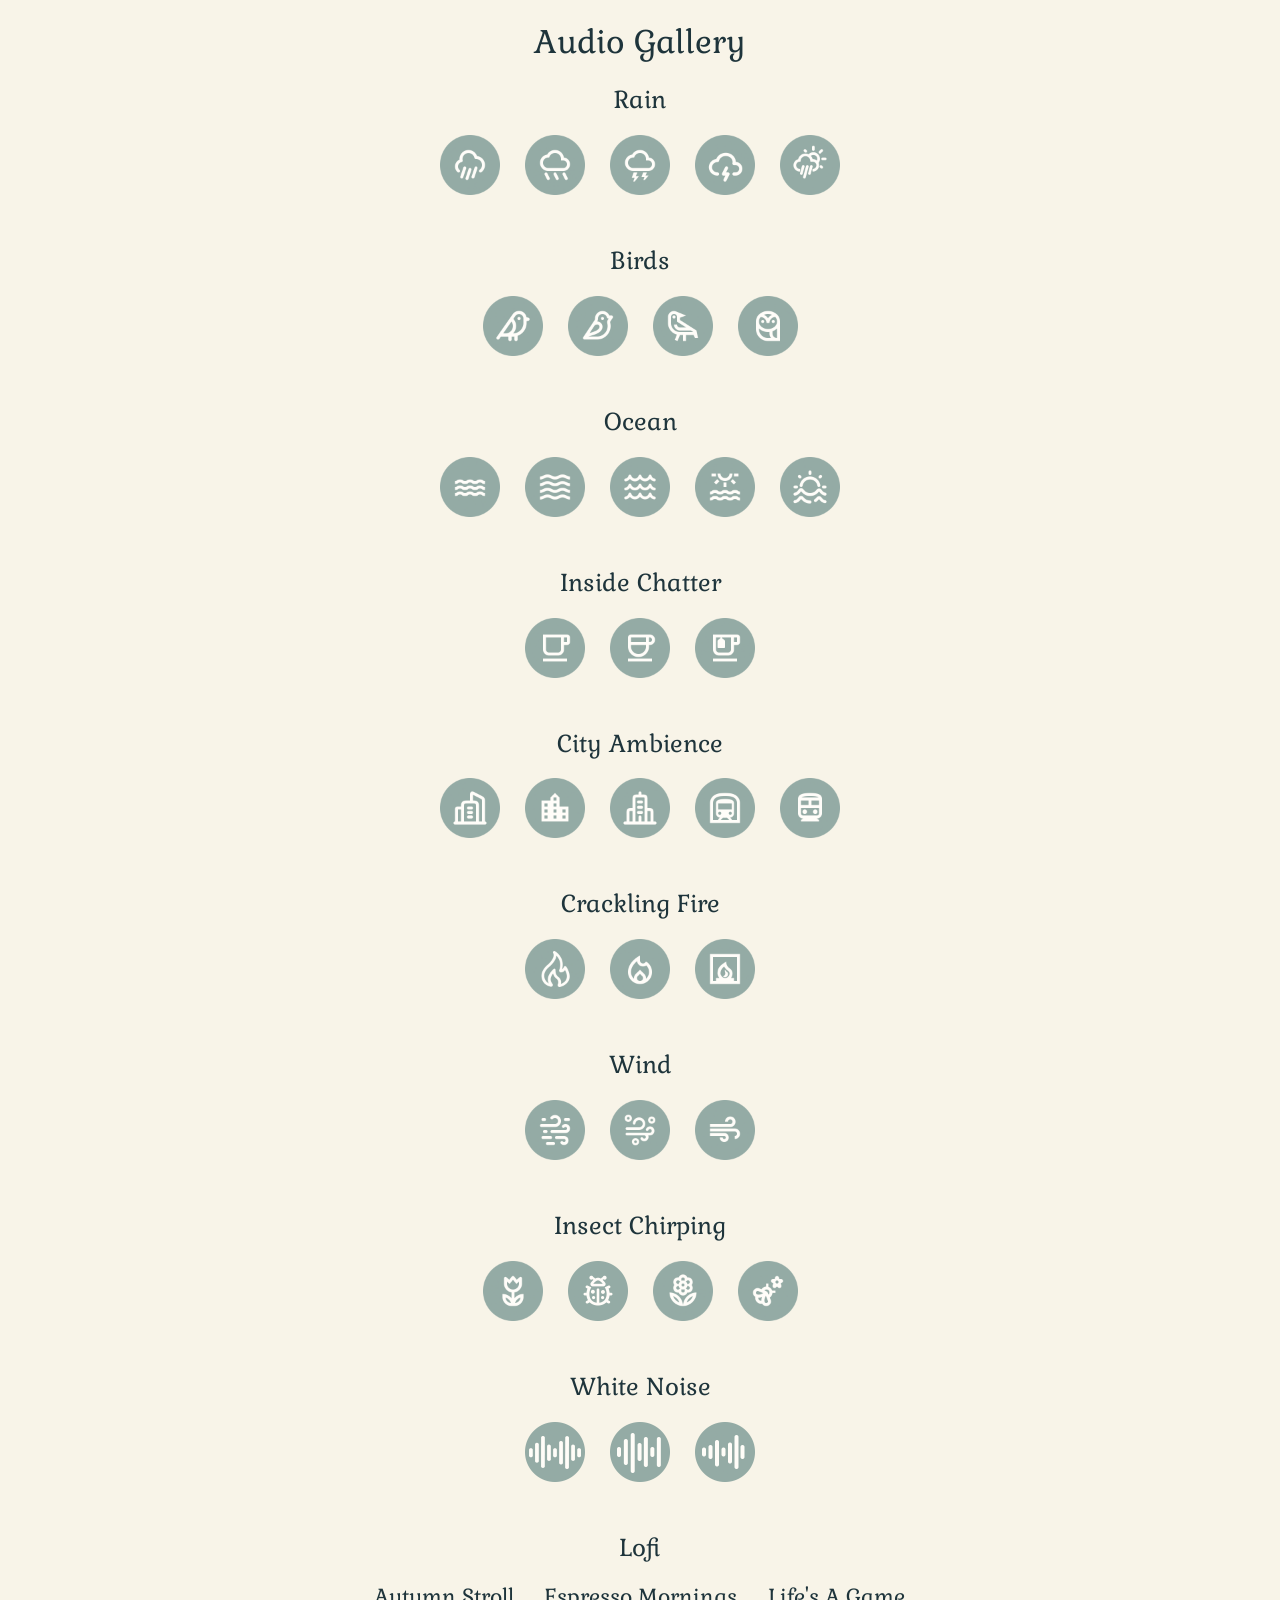
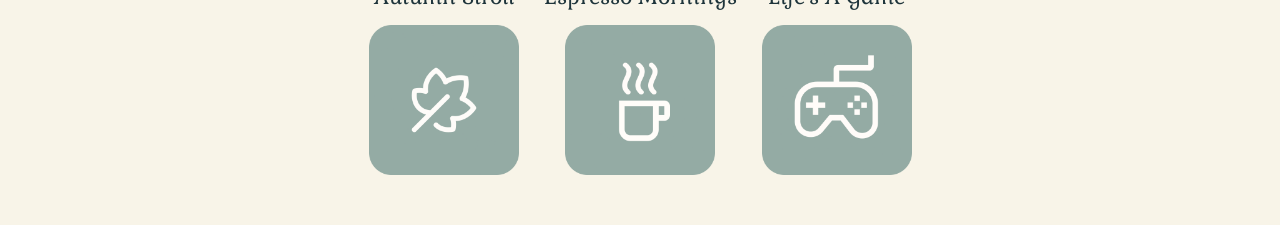
<file: index.html>
<!DOCTYPE html>
<html lang="en">
<head>
<meta charset="UTF-8">
<meta name="viewport" content="width=device-width, initial-scale=1.0">
<title>Audio Gallery</title>

  <link rel="preconnect" href="https://fonts.googleapis.com">
  <link rel="preconnect" href="https://fonts.gstatic.com" crossorigin>
  <link href="https://fonts.googleapis.com/css2?family=Gabriela&display=swap" rel="stylesheet">

<style>
body {
  font-family: 'Gabriela', serif; /* main font */

  color: #1E343B;
  background-color: #f8f4e8;
  text-align: center;
  margin: 0;
  padding: 0;
}

h1, h2 {
  font-family: 'Gabriela', serif;
  font-weight: 500;
  color: #1E343B;
}

.sound-section {
  display: flex;
  justify-content: center;
  flex-wrap: wrap;
  gap: 25px;
  max-width: 900px;
  margin: 0 auto 50px auto;
}

.sound {
  display: flex;
  flex-direction: column;
  align-items: center;
  gap: 10px;
}

.sound img {
  width: 60px;
  height: 60px;
  object-fit: contain;
  cursor: pointer;
}

.lofi img {
  width: 150px;  /* ~2.5x normal */
  height: 150px;
}

.sound-title {
  font-size: 16pt;
  margin-bottom: 5px;
}


input[type="range"] {
  width: 60px;
  height: 10px;
  -webkit-appearance: none;
  -moz-appearance: none;
  appearance: none;
  border-radius: 5px;
  background: linear-gradient(to right, #555 50%, #ccc 50%);
  cursor: pointer;
  outline: none;
  display: none; 
}
input[type="range"]::-webkit-slider-thumb {
  -webkit-appearance: none;
  width: 14px;
  height: 14px;
  border-radius: 50%;
  background: #222;
  cursor: pointer;
}
input[type="range"]::-moz-range-thumb {
  width: 14px;
  height: 14px;
  border-radius: 50%;
  background: #222;
  cursor: pointer;
}
</style>
</head>
<body>

<h1>Audio Gallery</h1>

<!-- RAIN -->
<h2>Rain</h2>
<div class="sound-section">
  <div class="sound"><img src="images/cloud1off.png" data-active="images/cloud1on.png" alt="Rain 1" onclick="toggleSound(this,'rain_1.wav')"><input type="range" min="0" max="100" value="50" oninput="updateSlider(this)"></div>
  <div class="sound"><img src="images/cloud2off.png" data-active="images/cloud2on.png" alt="Rain 2" onclick="toggleSound(this,'rain_2.mp3')"><input type="range" min="0" max="100" value="50" oninput="updateSlider(this)"></div>
  <div class="sound"><img src="images/cloud5off.png" data-active="images/cloud5on.png" alt="Rain 3" onclick="toggleSound(this,'rain_3.mp3')"><input type="range" min="0" max="100" value="50" oninput="updateSlider(this)"></div>
  <div class="sound"><img src="images/cloud6off.png" data-active="images/cloud6on.png" alt="Rain 4" onclick="toggleSound(this,'rain_4.mp3')"><input type="range" min="0" max="100" value="50" oninput="updateSlider(this)"></div>
  <div class="sound"><img src="images/cloud7off.png" data-active="images/cloud7on.png" alt="Rain 5" onclick="toggleSound(this,'rain_5.mp3')"><input type="range" min="0" max="100" value="50" oninput="updateSlider(this)"></div>
</div>

<!-- BIRDS -->
<h2>Birds</h2>
<div class="sound-section">
  <div class="sound"><img src="images/bird1off.png" data-active="images/bird1on.png" alt="Bird 1" onclick="toggleSound(this,'birds_1.mp3')"><input type="range" min="0" max="100" value="50" oninput="updateSlider(this)"></div>
  <div class="sound"><img src="images/bird2off.png" data-active="images/bird2on.png" alt="Bird 2" onclick="toggleSound(this,'birds_2.mp3')"><input type="range" min="0" max="100" value="50" oninput="updateSlider(this)"></div>
  <div class="sound"><img src="images/bird3off.png" data-active="images/bird3on.png" alt="Bird 3" onclick="toggleSound(this,'birds_3.mp3')"><input type="range" min="0" max="100" value="50" oninput="updateSlider(this)"></div>
  <div class="sound"><img src="images/bird5off.png" data-active="images/bird5on.png" alt="Bird 4" onclick="toggleSound(this,'birds_4.mp3')"><input type="range" min="0" max="100" value="50" oninput="updateSlider(this)"></div>
</div>

<!-- OCEAN -->
<h2>Ocean</h2>
<div class="sound-section">
  <div class="sound"><img src="images/waves1off.png" data-active="images/waves1on.png" alt="Ocean 1" onclick="toggleSound(this,'ocean_1.wav')"><input type="range" min="0" max="100" value="50" oninput="updateSlider(this)"></div>
  <div class="sound"><img src="images/waves2off.png" data-active="images/waves2on.png" alt="Ocean 2" onclick="toggleSound(this,'ocean_2.mp3')"><input type="range" min="0" max="100" value="50" oninput="updateSlider(this)"></div>
  <div class="sound"><img src="images/waves3off.png" data-active="images/waves3on.png" alt="Ocean 3" onclick="toggleSound(this,'ocean_3.mp3')"><input type="range" min="0" max="100" value="50" oninput="updateSlider(this)"></div>
  <div class="sound"><img src="images/waves4off.png" data-active="images/waves4on.png" alt="Ocean 4" onclick="toggleSound(this,'ocean_4.mp3')"><input type="range" min="0" max="100" value="50" oninput="updateSlider(this)"></div>
  <div class="sound"><img src="images/waves5off.png" data-active="images/waves5on.png" alt="Ocean 5" onclick="toggleSound(this,'ocean_5.mp3')"><input type="range" min="0" max="100" value="50" oninput="updateSlider(this)"></div>
</div>

<!-- INTERIOR CHATTER -->
<h2>Inside Chatter</h2>
<div class="sound-section">
  <div class="sound"><img src="images/cup1off.png" data-active="images/cup1on.png" alt="Chatter 1" onclick="toggleSound(this,'interior_chatter_1.mp3')"><input type="range" min="0" max="100" value="50" oninput="updateSlider(this)"></div>
  <div class="sound"><img src="images/cup2off.png" data-active="images/cup2on.png" alt="Chatter 2" onclick="toggleSound(this,'interior_chatter_2.wav')"><input type="range" min="0" max="100" value="50" oninput="updateSlider(this)"></div>
  <div class="sound"><img src="images/cup3off.png" data-active="images/cup3on.png" alt="Chatter 3" onclick="toggleSound(this,'interior_chatter_3.mp3')"><input type="range" min="0" max="100" value="50" oninput="updateSlider(this)"></div>
</div>

<!-- CITY AMBIENCE -->
<h2>City Ambience</h2>
<div class="sound-section">
  <div class="sound"><img src="images/city1off.png" data-active="images/city1on.png" alt="City 1" onclick="toggleSound(this,'city_ambience_1.wav')"><input type="range" min="0" max="100" value="50" oninput="updateSlider(this)"></div>
  <div class="sound"><img src="images/city2off.png" data-active="images/city2on.png" alt="City 2" onclick="toggleSound(this,'city_ambience_2.m4a')"><input type="range" min="0" max="100" value="50" oninput="updateSlider(this)"></div>
  <div class="sound"><img src="images/city3off.png" data-active="images/city3on.png" alt="City 3" onclick="toggleSound(this,'city_ambience_3.wav')"><input type="range" min="0" max="100" value="50" oninput="updateSlider(this)"></div>
  <div class="sound"><img src="images/train1off.png" data-active="images/train1on.png" alt="City 4" onclick="toggleSound(this,'city_ambience_4.wav')"><input type="range" min="0" max="100" value="50" oninput="updateSlider(this)"></div>
  <div class="sound"><img src="images/train2off.png" data-active="images/train2on.png" alt="City 5" onclick="toggleSound(this,'city_ambience_5.wav')"><input type="range" min="0" max="100" value="50" oninput="updateSlider(this)"></div>
</div>

<!-- FIRE -->
<h2>Crackling Fire</h2>
<div class="sound-section">
  <div class="sound"><img src="images/fire1off.png" data-active="images/fire1on.png" alt="Fire 1" onclick="toggleSound(this,'fire_1.wav')"><input type="range" min="0" max="100" value="50" oninput="updateSlider(this)"></div>
  <div class="sound"><img src="images/fire2off.png" data-active="images/fire2on.png" alt="Fire 2" onclick="toggleSound(this,'fire_2.wav')"><input type="range" min="0" max="100" value="50" oninput="updateSlider(this)"></div>
  <div class="sound"><img src="images/fire3off.png" data-active="images/fire3on.png" alt="Fire 3" onclick="toggleSound(this,'fire_3.wav')"><input type="range" min="0" max="100" value="50" oninput="updateSlider(this)"></div>
</div>

<!-- WIND -->
<h2>Wind</h2>
<div class="sound-section">
  <div class="sound"><img src="images/wind1off.png" data-active="images/wind1on.png" alt="Wind 1" onclick="toggleSound(this,'wind_1.wav')"><input type="range" min="0" max="100" value="50" oninput="updateSlider(this)"></div>
  <div class="sound"><img src="images/wind2off.png" data-active="images/wind2on.png" alt="Wind 2" onclick="toggleSound(this,'wind_2.mp3')"><input type="range" min="0" max="100" value="50" oninput="updateSlider(this)"></div>
  <div class="sound"><img src="images/wind3off.png" data-active="images/wind3on.png" alt="Wind 3" onclick="toggleSound(this,'wind_3.wav')"><input type="range" min="0" max="100" value="50" oninput="updateSlider(this)"></div>
</div>

<!-- INSECTS -->
<h2>Insect Chirping</h2>
<div class="sound-section">
  <div class="sound"><img src="images/flower1off.png" data-active="images/flower1on.png" alt="Insect 1" onclick="toggleSound(this,'insect_chirping_1.wav')"><input type="range" min="0" max="100" value="50" oninput="updateSlider(this)"></div>
  <div class="sound"><img src="images/bugoff.png" data-active="images/bugon.png" alt="Insect 2" onclick="toggleSound(this,'insect_chirping_2.wav')"><input type="range" min="0" max="100" value="50" oninput="updateSlider(this)"></div>
  <div class="sound"><img src="images/flower2off.png" data-active="images/flower2on.png" alt="Insect 3" onclick="toggleSound(this,'insect_chirping_3.wav')"><input type="range" min="0" max="100" value="50" oninput="updateSlider(this)"></div>
  <div class="sound"><img src="images/flower3off.png" data-active="images/flower3off.png" alt="Insect 4" onclick="toggleSound(this,'insect_chirping_4.wav')"><input type="range" min="0" max="100" value="50" oninput="updateSlider(this)"></div>
</div>

<!-- WHITE NOISE -->
<h2>White Noise</h2>
<div class="sound-section">
  <div class="sound"><img src="images/noise1off.png" data-active="images/noise1on.png" alt="White 1" onclick="toggleSound(this,'white_noise_1.wav')"><input type="range" min="0" max="100" value="50" oninput="updateSlider(this)"></div>
  <div class="sound"><img src="images/noise2off.png" data-active="images/noise2on.png" alt="White 2" onclick="toggleSound(this,'white_noise_2.wav')"><input type="range" min="0" max="100" value="50" oninput="updateSlider(this)"></div>
  <div class="sound"><img src="images/noise3off.png" data-active="images/noise3on.png" alt="White 3" onclick="toggleSound(this,'white_noise_3.wav')"><input type="range" min="0" max="100" value="50" oninput="updateSlider(this)"></div>
</div>

<!-- LOFI -->
<h2>Lofi</h2>
<div class="sound-section lofi">
  <div class="sound">
    <div class="sound-title">Autumn Stroll</div>
    <img src="images/lofi1off.png" data-active="images/lofi1on.png" alt="Lofi 1" onclick="toggleSound(this,'lofi_1.mp3')">
    <input type="range" min="0" max="100" value="50" oninput="updateSlider(this)">
  </div>
  <div class="sound">
    <div class="sound-title">Espresso Mornings</div>
    <img src="images/lofi2off.png" data-active="images/lofi2on.png" alt="Lofi 2" onclick="toggleSound(this,'lofi_2.mp3')">
    <input type="range" min="0" max="100" value="50" oninput="updateSlider(this)">
  </div>
  <div class="sound">
    <div class="sound-title">Life's A Game</div>
    <img src="images/lofi3off.png" data-active="images/lofi3on.png" alt="Lofi 3" onclick="toggleSound(this,'lofi_3.mp3')">
    <input type="range" min="0" max="100" value="50" oninput="updateSlider(this)">
  </div>
</div>

<script>
const sounds = {};
const sliderValues = {}; 

function toggleSound(img, soundName) {
  const slider = img.nextElementSibling;

  if (sounds[soundName]) {
    sounds[soundName].pause();
    delete sounds[soundName];
    img.src = img.getAttribute('data-active').replace('on', 'off');
    slider.style.display = 'none';
  } else {
    const volume = sliderValues[soundName] !== undefined ? sliderValues[soundName] : slider.value;
    slider.value = volume;

    const audio = new Audio('audio/' + soundName); 
    audio.loop = true;
    audio.volume = volume / 100;
    audio.play();
    sounds[soundName] = audio;

    img.src = img.getAttribute('data-active');
    slider.style.display = 'block';
  }
}

function updateSlider(slider) {
  const value = slider.value;
  slider.style.background = `linear-gradient(to right, #555 ${value}%, #ccc ${value}%)`;

  const img = slider.previousElementSibling;
  const soundName = img.getAttribute('onclick').match(/'([^']+)'/)[1]; 

  sliderValues[soundName] = value; 

  if (sounds[soundName]) {
    sounds[soundName].volume = value / 100;
  }
}

window.onload = () => {
  document.querySelectorAll('input[type="range"]').forEach(updateSlider);
};
</script>

</body>
</html>
</file>
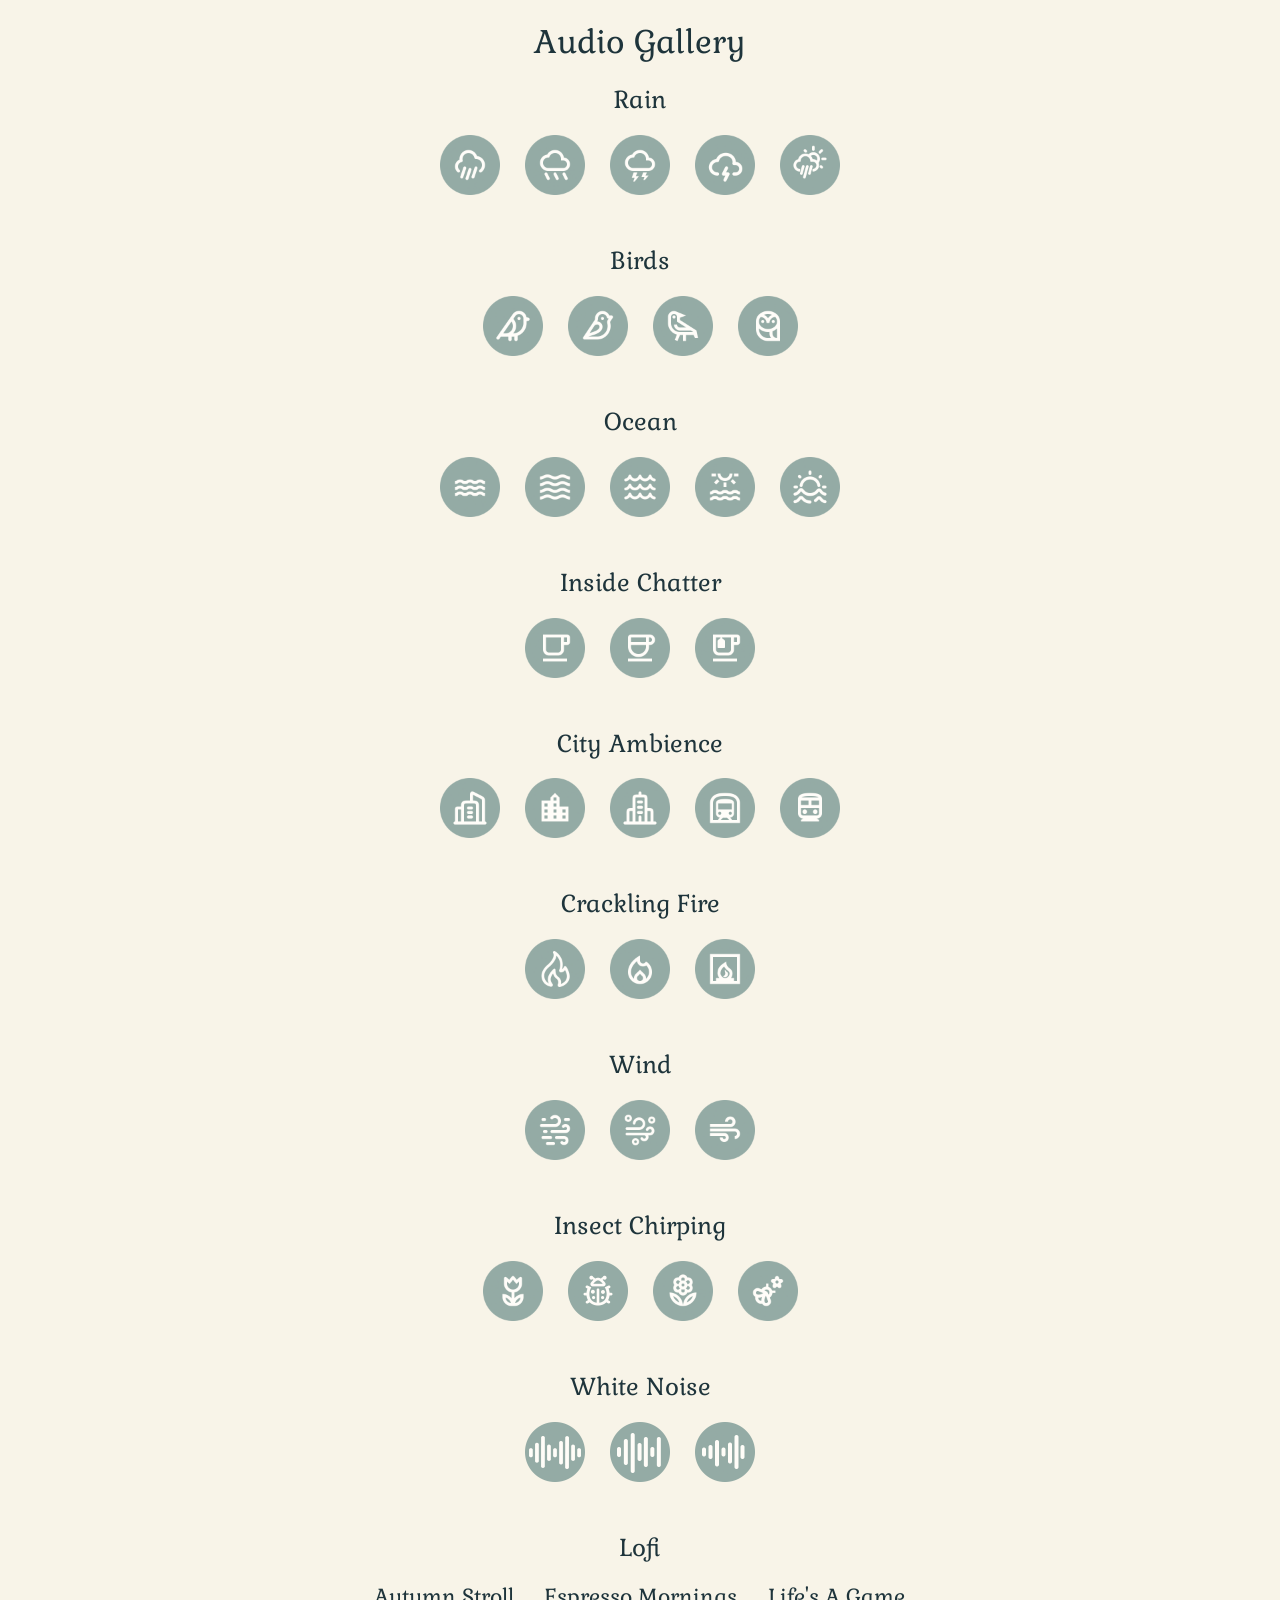
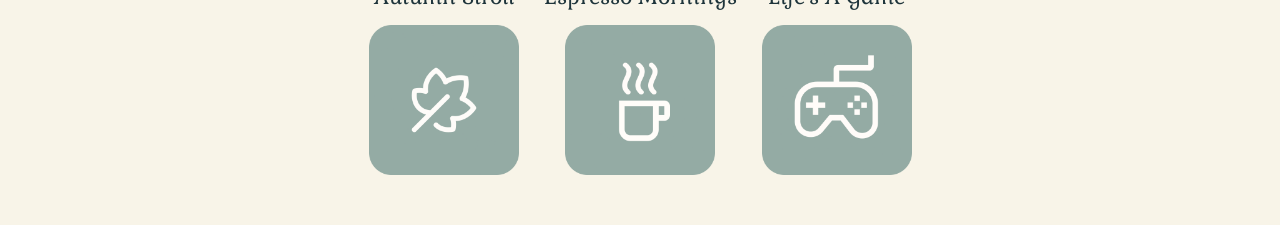
<file: audiostuff.html>
<!DOCTYPE html>
<html lang="en">
<head>
<meta charset="UTF-8">
<meta name="viewport" content="width=device-width, initial-scale=1.0">
<title>Audio Gallery</title>

  <link rel="preconnect" href="https://fonts.googleapis.com">
  <link rel="preconnect" href="https://fonts.gstatic.com" crossorigin>
  <link href="https://fonts.googleapis.com/css2?family=Gabriela&display=swap" rel="stylesheet">

<style>
body {
  font-family: 'Gabriela', serif; /* main font */

  color: #1E343B;
  background-color: #f8f4e8;
  text-align: center;
  margin: 0;
  padding: 0;
}

h1, h2 {
  font-family: 'Gabriela', serif;
  font-weight: 500;
  color: #1E343B;
}

.sound-section {
  display: flex;
  justify-content: center;
  flex-wrap: wrap;
  gap: 25px;
  max-width: 900px;
  margin: 0 auto 50px auto;
}

.sound {
  display: flex;
  flex-direction: column;
  align-items: center;
  gap: 10px;
}

.sound img {
  width: 60px;
  height: 60px;
  object-fit: contain;
  cursor: pointer;
}

.lofi img {
  width: 150px;  /* ~2.5x normal */
  height: 150px;
}

.sound-title {
  font-size: 16pt;
  margin-bottom: 5px;
}


input[type="range"] {
  width: 60px;
  height: 10px;
  -webkit-appearance: none;
  -moz-appearance: none;
  appearance: none;
  border-radius: 5px;
  background: linear-gradient(to right, #555 50%, #ccc 50%);
  cursor: pointer;
  outline: none;
  display: none; 
}
input[type="range"]::-webkit-slider-thumb {
  -webkit-appearance: none;
  width: 14px;
  height: 14px;
  border-radius: 50%;
  background: #222;
  cursor: pointer;
}
input[type="range"]::-moz-range-thumb {
  width: 14px;
  height: 14px;
  border-radius: 50%;
  background: #222;
  cursor: pointer;
}
</style>
</head>
<body>

<h1>Audio Gallery</h1>

<!-- RAIN -->
<h2>Rain</h2>
<div class="sound-section">
  <div class="sound"><img src="images/cloud1off.png" data-active="images/cloud1on.png" alt="Rain 1" onclick="toggleSound(this,'rain_1.wav')"><input type="range" min="0" max="100" value="50" oninput="updateSlider(this)"></div>
  <div class="sound"><img src="images/cloud2off.png" data-active="images/cloud2on.png" alt="Rain 2" onclick="toggleSound(this,'rain_2.mp3')"><input type="range" min="0" max="100" value="50" oninput="updateSlider(this)"></div>
  <div class="sound"><img src="images/cloud5off.png" data-active="images/cloud5on.png" alt="Rain 3" onclick="toggleSound(this,'rain_3.mp3')"><input type="range" min="0" max="100" value="50" oninput="updateSlider(this)"></div>
  <div class="sound"><img src="images/cloud6off.png" data-active="images/cloud6on.png" alt="Rain 4" onclick="toggleSound(this,'rain_4.mp3')"><input type="range" min="0" max="100" value="50" oninput="updateSlider(this)"></div>
  <div class="sound"><img src="images/cloud7off.png" data-active="images/cloud7on.png" alt="Rain 5" onclick="toggleSound(this,'rain_5.mp3')"><input type="range" min="0" max="100" value="50" oninput="updateSlider(this)"></div>
</div>

<!-- BIRDS -->
<h2>Birds</h2>
<div class="sound-section">
  <div class="sound"><img src="images/bird1off.png" data-active="images/bird1on.png" alt="Bird 1" onclick="toggleSound(this,'birds_1.mp3')"><input type="range" min="0" max="100" value="50" oninput="updateSlider(this)"></div>
  <div class="sound"><img src="images/bird2off.png" data-active="images/bird2on.png" alt="Bird 2" onclick="toggleSound(this,'birds_2.mp3')"><input type="range" min="0" max="100" value="50" oninput="updateSlider(this)"></div>
  <div class="sound"><img src="images/bird3off.png" data-active="images/bird3on.png" alt="Bird 3" onclick="toggleSound(this,'birds_3.mp3')"><input type="range" min="0" max="100" value="50" oninput="updateSlider(this)"></div>
  <div class="sound"><img src="images/bird5off.png" data-active="images/bird5on.png" alt="Bird 4" onclick="toggleSound(this,'birds_4.mp3')"><input type="range" min="0" max="100" value="50" oninput="updateSlider(this)"></div>
</div>

<!-- OCEAN -->
<h2>Ocean</h2>
<div class="sound-section">
  <div class="sound"><img src="images/waves1off.png" data-active="images/waves1on.png" alt="Ocean 1" onclick="toggleSound(this,'ocean_1.wav')"><input type="range" min="0" max="100" value="50" oninput="updateSlider(this)"></div>
  <div class="sound"><img src="images/waves2off.png" data-active="images/waves2on.png" alt="Ocean 2" onclick="toggleSound(this,'ocean_2.mp3')"><input type="range" min="0" max="100" value="50" oninput="updateSlider(this)"></div>
  <div class="sound"><img src="images/waves3off.png" data-active="images/waves3on.png" alt="Ocean 3" onclick="toggleSound(this,'ocean_3.mp3')"><input type="range" min="0" max="100" value="50" oninput="updateSlider(this)"></div>
  <div class="sound"><img src="images/waves4off.png" data-active="images/waves4on.png" alt="Ocean 4" onclick="toggleSound(this,'ocean_4.mp3')"><input type="range" min="0" max="100" value="50" oninput="updateSlider(this)"></div>
  <div class="sound"><img src="images/waves5off.png" data-active="images/waves5on.png" alt="Ocean 5" onclick="toggleSound(this,'ocean_5.mp3')"><input type="range" min="0" max="100" value="50" oninput="updateSlider(this)"></div>
</div>

<!-- INTERIOR CHATTER -->
<h2>Inside Chatter</h2>
<div class="sound-section">
  <div class="sound"><img src="images/cup1off.png" data-active="images/cup1on.png" alt="Chatter 1" onclick="toggleSound(this,'interior_chatter_1.mp3')"><input type="range" min="0" max="100" value="50" oninput="updateSlider(this)"></div>
  <div class="sound"><img src="images/cup2off.png" data-active="images/cup2on.png" alt="Chatter 2" onclick="toggleSound(this,'interior_chatter_2.wav')"><input type="range" min="0" max="100" value="50" oninput="updateSlider(this)"></div>
  <div class="sound"><img src="images/cup3off.png" data-active="images/cup3on.png" alt="Chatter 3" onclick="toggleSound(this,'interior_chatter_3.mp3')"><input type="range" min="0" max="100" value="50" oninput="updateSlider(this)"></div>
</div>

<!-- CITY AMBIENCE -->
<h2>City Ambience</h2>
<div class="sound-section">
  <div class="sound"><img src="images/city1off.png" data-active="images/city1on.png" alt="City 1" onclick="toggleSound(this,'city_ambience_1.wav')"><input type="range" min="0" max="100" value="50" oninput="updateSlider(this)"></div>
  <div class="sound"><img src="images/city2off.png" data-active="images/city2on.png" alt="City 2" onclick="toggleSound(this,'city_ambience_2.m4a')"><input type="range" min="0" max="100" value="50" oninput="updateSlider(this)"></div>
  <div class="sound"><img src="images/city3off.png" data-active="images/city3on.png" alt="City 3" onclick="toggleSound(this,'city_ambience_3.wav')"><input type="range" min="0" max="100" value="50" oninput="updateSlider(this)"></div>
  <div class="sound"><img src="images/train1off.png" data-active="images/train1on.png" alt="City 4" onclick="toggleSound(this,'city_ambience_4.wav')"><input type="range" min="0" max="100" value="50" oninput="updateSlider(this)"></div>
  <div class="sound"><img src="images/train2off.png" data-active="images/train2on.png" alt="City 5" onclick="toggleSound(this,'city_ambience_5.wav')"><input type="range" min="0" max="100" value="50" oninput="updateSlider(this)"></div>
</div>

<!-- FIRE -->
<h2>Crackling Fire</h2>
<div class="sound-section">
  <div class="sound"><img src="images/fire1off.png" data-active="images/fire1on.png" alt="Fire 1" onclick="toggleSound(this,'fire_1.wav')"><input type="range" min="0" max="100" value="50" oninput="updateSlider(this)"></div>
  <div class="sound"><img src="images/fire2off.png" data-active="images/fire2on.png" alt="Fire 2" onclick="toggleSound(this,'fire_2.wav')"><input type="range" min="0" max="100" value="50" oninput="updateSlider(this)"></div>
  <div class="sound"><img src="images/fire3off.png" data-active="images/fire3on.png" alt="Fire 3" onclick="toggleSound(this,'fire_3.wav')"><input type="range" min="0" max="100" value="50" oninput="updateSlider(this)"></div>
</div>

<!-- WIND -->
<h2>Wind</h2>
<div class="sound-section">
  <div class="sound"><img src="images/wind1off.png" data-active="images/wind1on.png" alt="Wind 1" onclick="toggleSound(this,'wind_1.wav')"><input type="range" min="0" max="100" value="50" oninput="updateSlider(this)"></div>
  <div class="sound"><img src="images/wind2off.png" data-active="images/wind2on.png" alt="Wind 2" onclick="toggleSound(this,'wind_2.mp3')"><input type="range" min="0" max="100" value="50" oninput="updateSlider(this)"></div>
  <div class="sound"><img src="images/wind3off.png" data-active="images/wind3on.png" alt="Wind 3" onclick="toggleSound(this,'wind_3.wav')"><input type="range" min="0" max="100" value="50" oninput="updateSlider(this)"></div>
</div>

<!-- INSECTS -->
<h2>Insect Chirping</h2>
<div class="sound-section">
  <div class="sound"><img src="images/flower1off.png" data-active="images/flower1on.png" alt="Insect 1" onclick="toggleSound(this,'insect_chirping_1.wav')"><input type="range" min="0" max="100" value="50" oninput="updateSlider(this)"></div>
  <div class="sound"><img src="images/bugoff.png" data-active="images/bugon.png" alt="Insect 2" onclick="toggleSound(this,'insect_chirping_2.wav')"><input type="range" min="0" max="100" value="50" oninput="updateSlider(this)"></div>
  <div class="sound"><img src="images/flower2off.png" data-active="images/flower2on.png" alt="Insect 3" onclick="toggleSound(this,'insect_chirping_3.wav')"><input type="range" min="0" max="100" value="50" oninput="updateSlider(this)"></div>
  <div class="sound"><img src="images/flower3off.png" data-active="images/flower3off.png" alt="Insect 4" onclick="toggleSound(this,'insect_chirping_4.wav')"><input type="range" min="0" max="100" value="50" oninput="updateSlider(this)"></div>
</div>

<!-- WHITE NOISE -->
<h2>White Noise</h2>
<div class="sound-section">
  <div class="sound"><img src="images/noise1off.png" data-active="images/noise1on.png" alt="White 1" onclick="toggleSound(this,'white_noise_1.wav')"><input type="range" min="0" max="100" value="50" oninput="updateSlider(this)"></div>
  <div class="sound"><img src="images/noise2off.png" data-active="images/noise2on.png" alt="White 2" onclick="toggleSound(this,'white_noise_2.wav')"><input type="range" min="0" max="100" value="50" oninput="updateSlider(this)"></div>
  <div class="sound"><img src="images/noise3off.png" data-active="images/noise3on.png" alt="White 3" onclick="toggleSound(this,'white_noise_3.wav')"><input type="range" min="0" max="100" value="50" oninput="updateSlider(this)"></div>
</div>

<!-- LOFI -->
<h2>Lofi</h2>
<div class="sound-section lofi">
  <div class="sound">
    <div class="sound-title">Autumn Stroll</div>
    <img src="images/lofi1off.png" data-active="images/lofi1on.png" alt="Lofi 1" onclick="toggleSound(this,'lofi_1.mp3')">
    <input type="range" min="0" max="100" value="50" oninput="updateSlider(this)">
  </div>
  <div class="sound">
    <div class="sound-title">Espresso Mornings</div>
    <img src="images/lofi2off.png" data-active="images/lofi2on.png" alt="Lofi 2" onclick="toggleSound(this,'lofi_2.mp3')">
    <input type="range" min="0" max="100" value="50" oninput="updateSlider(this)">
  </div>
  <div class="sound">
    <div class="sound-title">Life's A Game</div>
    <img src="images/lofi3off.png" data-active="images/lofi3on.png" alt="Lofi 3" onclick="toggleSound(this,'lofi_3.mp3')">
    <input type="range" min="0" max="100" value="50" oninput="updateSlider(this)">
  </div>
</div>

<script>
const sounds = {};
const sliderValues = {}; 

function toggleSound(img, soundName) {
  const slider = img.nextElementSibling;

  if (sounds[soundName]) {
    sounds[soundName].pause();
    delete sounds[soundName];
    img.src = img.getAttribute('data-active').replace('on', 'off');
    slider.style.display = 'none';
  } else {
    const volume = sliderValues[soundName] !== undefined ? sliderValues[soundName] : slider.value;
    slider.value = volume;

    const audio = new Audio('audio/' + soundName); 
    audio.loop = true;
    audio.volume = volume / 100;
    audio.play();
    sounds[soundName] = audio;

    img.src = img.getAttribute('data-active');
    slider.style.display = 'block';
  }
}

function updateSlider(slider) {
  const value = slider.value;
  slider.style.background = `linear-gradient(to right, #555 ${value}%, #ccc ${value}%)`;

  const img = slider.previousElementSibling;
  const soundName = img.getAttribute('onclick').match(/'([^']+)'/)[1]; 

  sliderValues[soundName] = value; 

  if (sounds[soundName]) {
    sounds[soundName].volume = value / 100;
  }
}

window.onload = () => {
  document.querySelectorAll('input[type="range"]').forEach(updateSlider);
};
</script>

</body>
</html>
</file>
